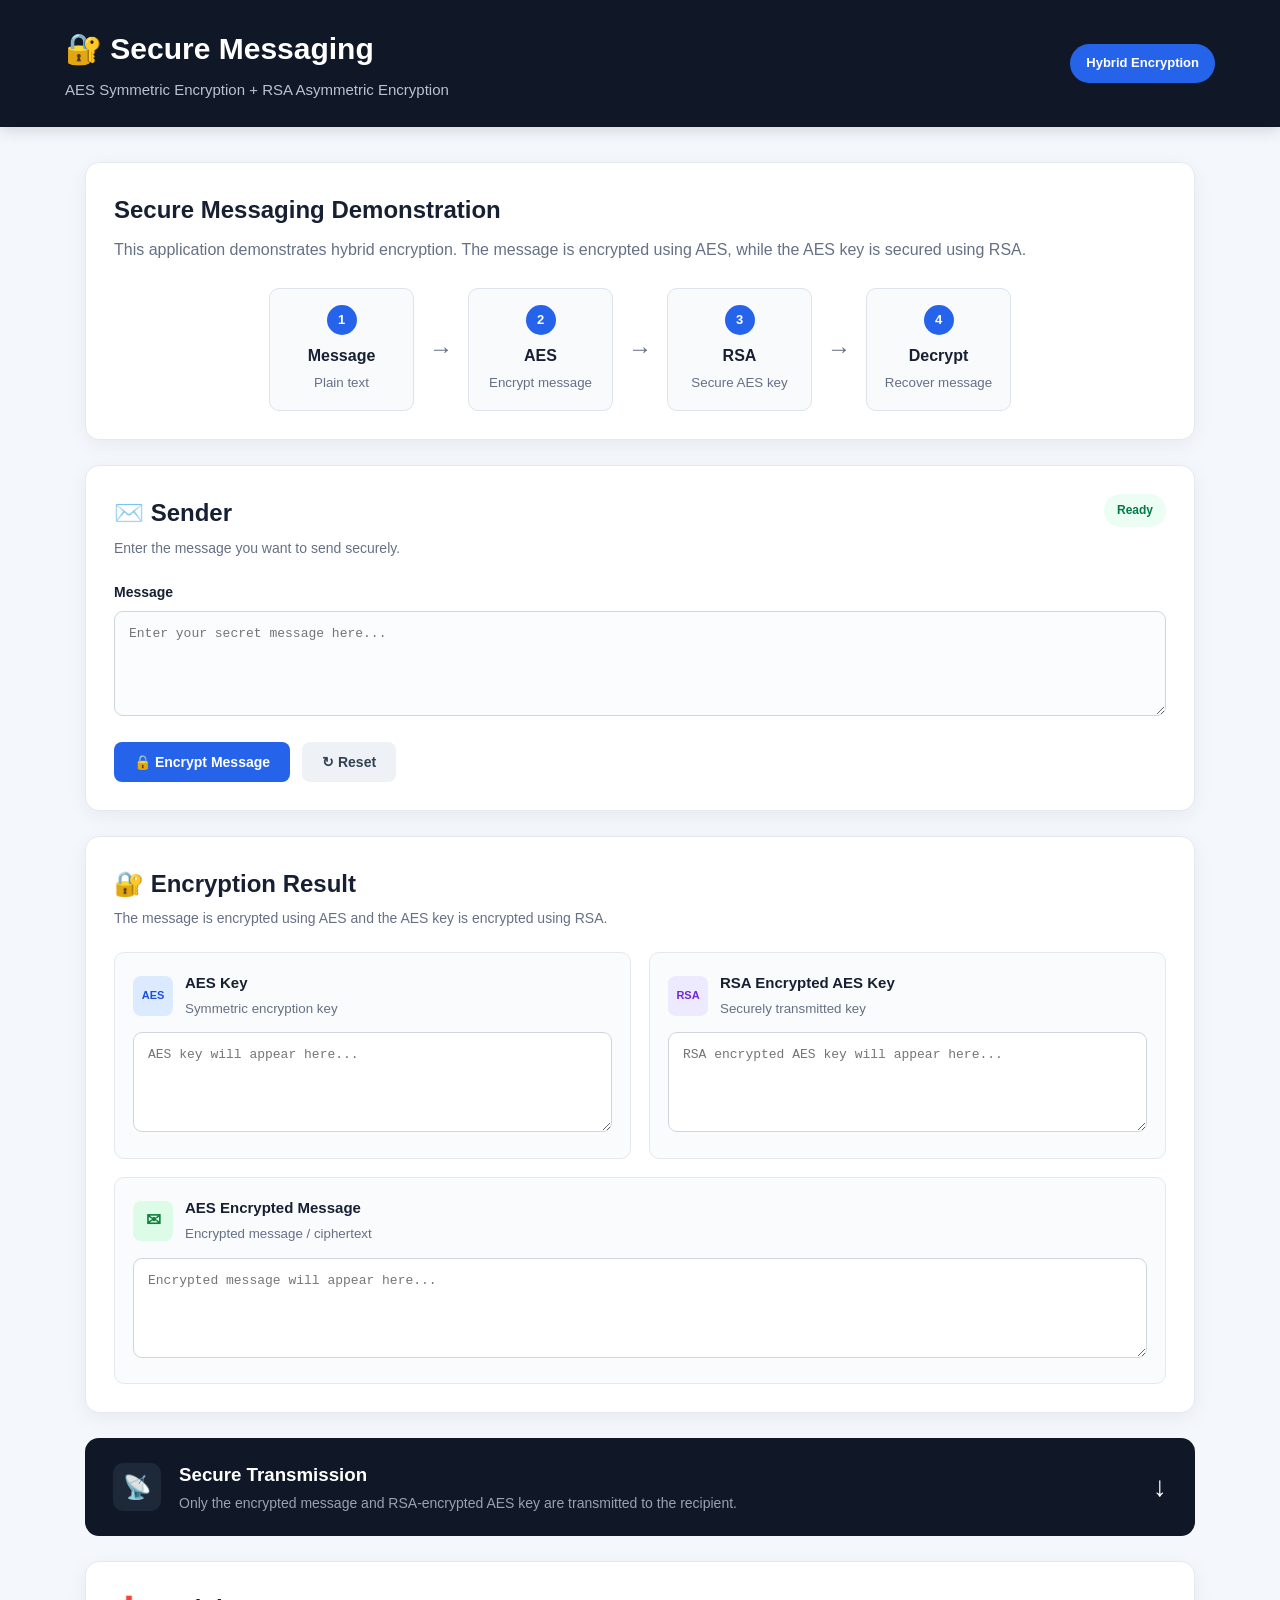
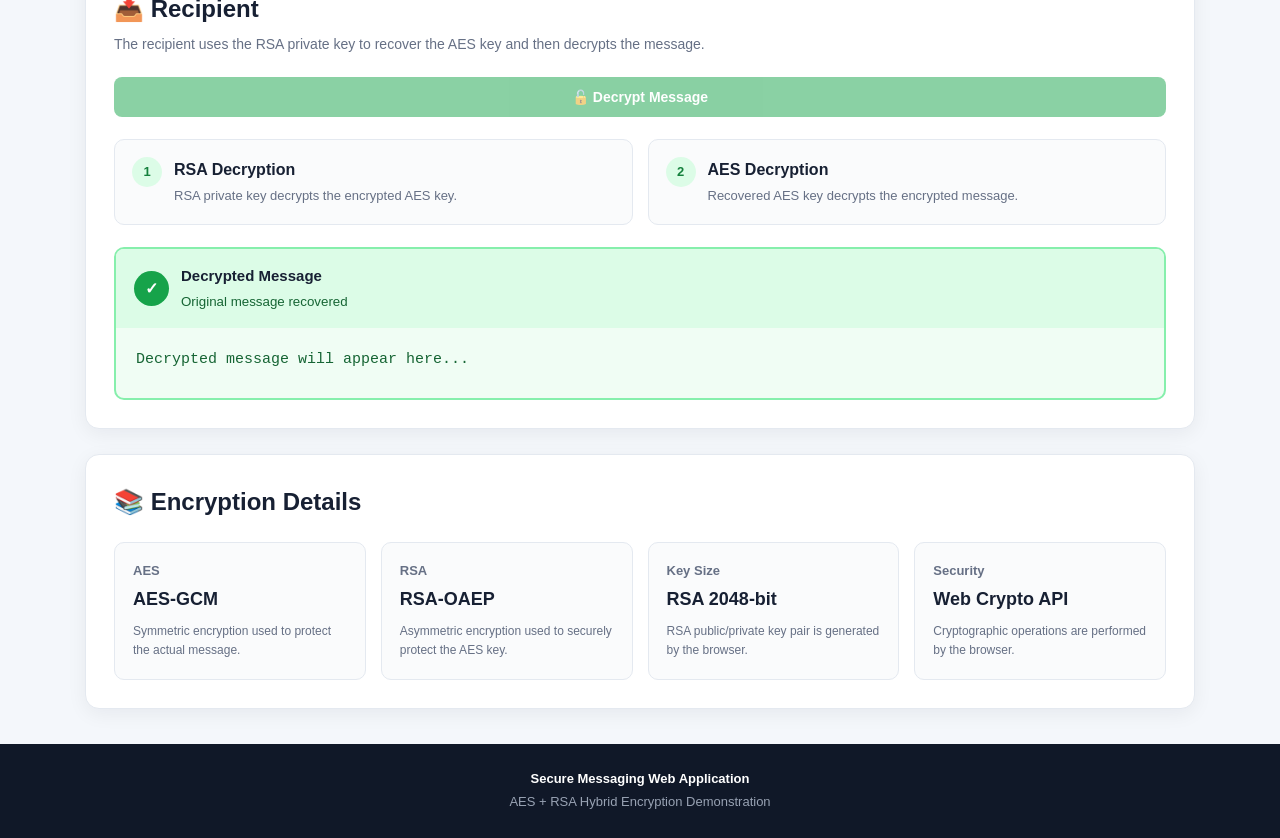
<file: CNS_ALA-1/index.html>
<!DOCTYPE html>
<html lang="en">
<head>
    <meta charset="UTF-8">
    <meta name="viewport" content="width=device-width, initial-scale=1.0">

    <title>Secure Messaging App | AES + RSA</title>

    <link rel="stylesheet" href="style.css">
</head>

<body>

    <header class="header">
        <div class="header-content">
            <div>
                <h1>🔐 Secure Messaging</h1>
                <p>AES Symmetric Encryption + RSA Asymmetric Encryption</p>
            </div>

            <div class="badge">
                Hybrid Encryption
            </div>
        </div>
    </header>


    <main class="container">

        <!-- Introduction -->
        <section class="intro-card">
            <h2>Secure Messaging Demonstration</h2>

            <p>
                This application demonstrates hybrid encryption.
                The message is encrypted using AES, while the AES key
                is secured using RSA.
            </p>

            <div class="flow">

                <div class="flow-item">
                    <span>1</span>
                    <strong>Message</strong>
                    <small>Plain text</small>
                </div>

                <div class="arrow">→</div>

                <div class="flow-item">
                    <span>2</span>
                    <strong>AES</strong>
                    <small>Encrypt message</small>
                </div>

                <div class="arrow">→</div>

                <div class="flow-item">
                    <span>3</span>
                    <strong>RSA</strong>
                    <small>Secure AES key</small>
                </div>

                <div class="arrow">→</div>

                <div class="flow-item">
                    <span>4</span>
                    <strong>Decrypt</strong>
                    <small>Recover message</small>
                </div>

            </div>
        </section>


        <!-- Message Section -->
        <section class="card">

            <div class="card-header">
                <div>
                    <h2>✉️ Sender</h2>
                    <p>Enter the message you want to send securely.</p>
                </div>

                <span class="status ready" id="statusBadge">
                    Ready
                </span>
            </div>


            <label for="message">
                Message
            </label>

            <textarea
                id="message"
                rows="5"
                placeholder="Enter your secret message here..."
            ></textarea>


            <div class="button-group">

                <button
                    id="encryptBtn"
                    class="btn primary"
                >
                    🔒 Encrypt Message
                </button>

                <button
                    id="resetBtn"
                    class="btn secondary"
                >
                    ↻ Reset
                </button>

            </div>

        </section>


        <!-- Encryption Result -->
        <section class="card">

            <div class="card-header">
                <div>
                    <h2>🔐 Encryption Result</h2>
                    <p>
                        The message is encrypted using AES and the AES key
                        is encrypted using RSA.
                    </p>
                </div>
            </div>


            <div class="result-grid">

                <!-- AES Key -->
                <div class="result-box">

                    <div class="result-title">
                        <span class="icon aes">AES</span>

                        <div>
                            <h3>AES Key</h3>
                            <small>Symmetric encryption key</small>
                        </div>
                    </div>

                    <textarea
                        id="aesKey"
                        readonly
                        placeholder="AES key will appear here..."
                    ></textarea>

                </div>


                <!-- RSA Encrypted Key -->
                <div class="result-box">

                    <div class="result-title">
                        <span class="icon rsa">RSA</span>

                        <div>
                            <h3>RSA Encrypted AES Key</h3>
                            <small>Securely transmitted key</small>
                        </div>
                    </div>

                    <textarea
                        id="encryptedKey"
                        readonly
                        placeholder="RSA encrypted AES key will appear here..."
                    ></textarea>

                </div>


                <!-- Encrypted Message -->
                <div class="result-box full">

                    <div class="result-title">
                        <span class="icon msg">✉</span>

                        <div>
                            <h3>AES Encrypted Message</h3>
                            <small>Encrypted message / ciphertext</small>
                        </div>
                    </div>

                    <textarea
                        id="encryptedMessage"
                        readonly
                        placeholder="Encrypted message will appear here..."
                    ></textarea>

                </div>

            </div>

        </section>


        <!-- Transmission -->
        <section class="transmission">

            <div class="transmission-icon">
                📡
            </div>

            <div>
                <h3>Secure Transmission</h3>

                <p>
                    Only the encrypted message and RSA-encrypted AES key
                    are transmitted to the recipient.
                </p>
            </div>

            <div class="transmission-arrow">
                ↓
            </div>

        </section>


        <!-- Recipient -->
        <section class="card recipient-card">

            <div class="card-header">

                <div>
                    <h2>📥 Recipient</h2>

                    <p>
                        The recipient uses the RSA private key to recover
                        the AES key and then decrypts the message.
                    </p>
                </div>

            </div>


            <button
                id="decryptBtn"
                class="btn success"
                disabled
            >
                🔓 Decrypt Message
            </button>


            <div class="decryption-process">

                <div class="process-step">

                    <div class="step-number">
                        1
                    </div>

                    <div>
                        <strong>RSA Decryption</strong>

                        <p>
                            RSA private key decrypts the encrypted AES key.
                        </p>
                    </div>

                </div>


                <div class="process-step">

                    <div class="step-number">
                        2
                    </div>

                    <div>
                        <strong>AES Decryption</strong>

                        <p>
                            Recovered AES key decrypts the encrypted message.
                        </p>
                    </div>

                </div>

            </div>


            <!-- Decrypted Message -->

            <div class="decrypted-box">

                <div class="decrypted-title">
                    <span>✓</span>

                    <div>
                        <h3>Decrypted Message</h3>
                        <small>Original message recovered</small>
                    </div>
                </div>


                <div
                    id="decryptedMessage"
                    class="decrypted-content"
                >
                    Decrypted message will appear here...
                </div>

            </div>

        </section>


        <!-- Technical Information -->
        <section class="card technical-card">

            <h2>📚 Encryption Details</h2>

            <div class="technical-grid">

                <div class="technical-item">
                    <strong>AES</strong>

                    <span>
                        AES-GCM
                    </span>

                    <p>
                        Symmetric encryption used to protect the actual
                        message.
                    </p>
                </div>


                <div class="technical-item">
                    <strong>RSA</strong>

                    <span>
                        RSA-OAEP
                    </span>

                    <p>
                        Asymmetric encryption used to securely protect
                        the AES key.
                    </p>
                </div>


                <div class="technical-item">
                    <strong>Key Size</strong>

                    <span>
                        RSA 2048-bit
                    </span>

                    <p>
                        RSA public/private key pair is generated by the browser.
                    </p>
                </div>


                <div class="technical-item">
                    <strong>Security</strong>

                    <span>
                        Web Crypto API
                    </span>

                    <p>
                        Cryptographic operations are performed by the browser.
                    </p>
                </div>

            </div>

        </section>

    </main>


    <footer class="footer">

        <p>
            Secure Messaging Web Application
        </p>

        <p>
            AES + RSA Hybrid Encryption Demonstration
        </p>

    </footer>


    <script src="script.js"></script>

</body>
</html>
</file>
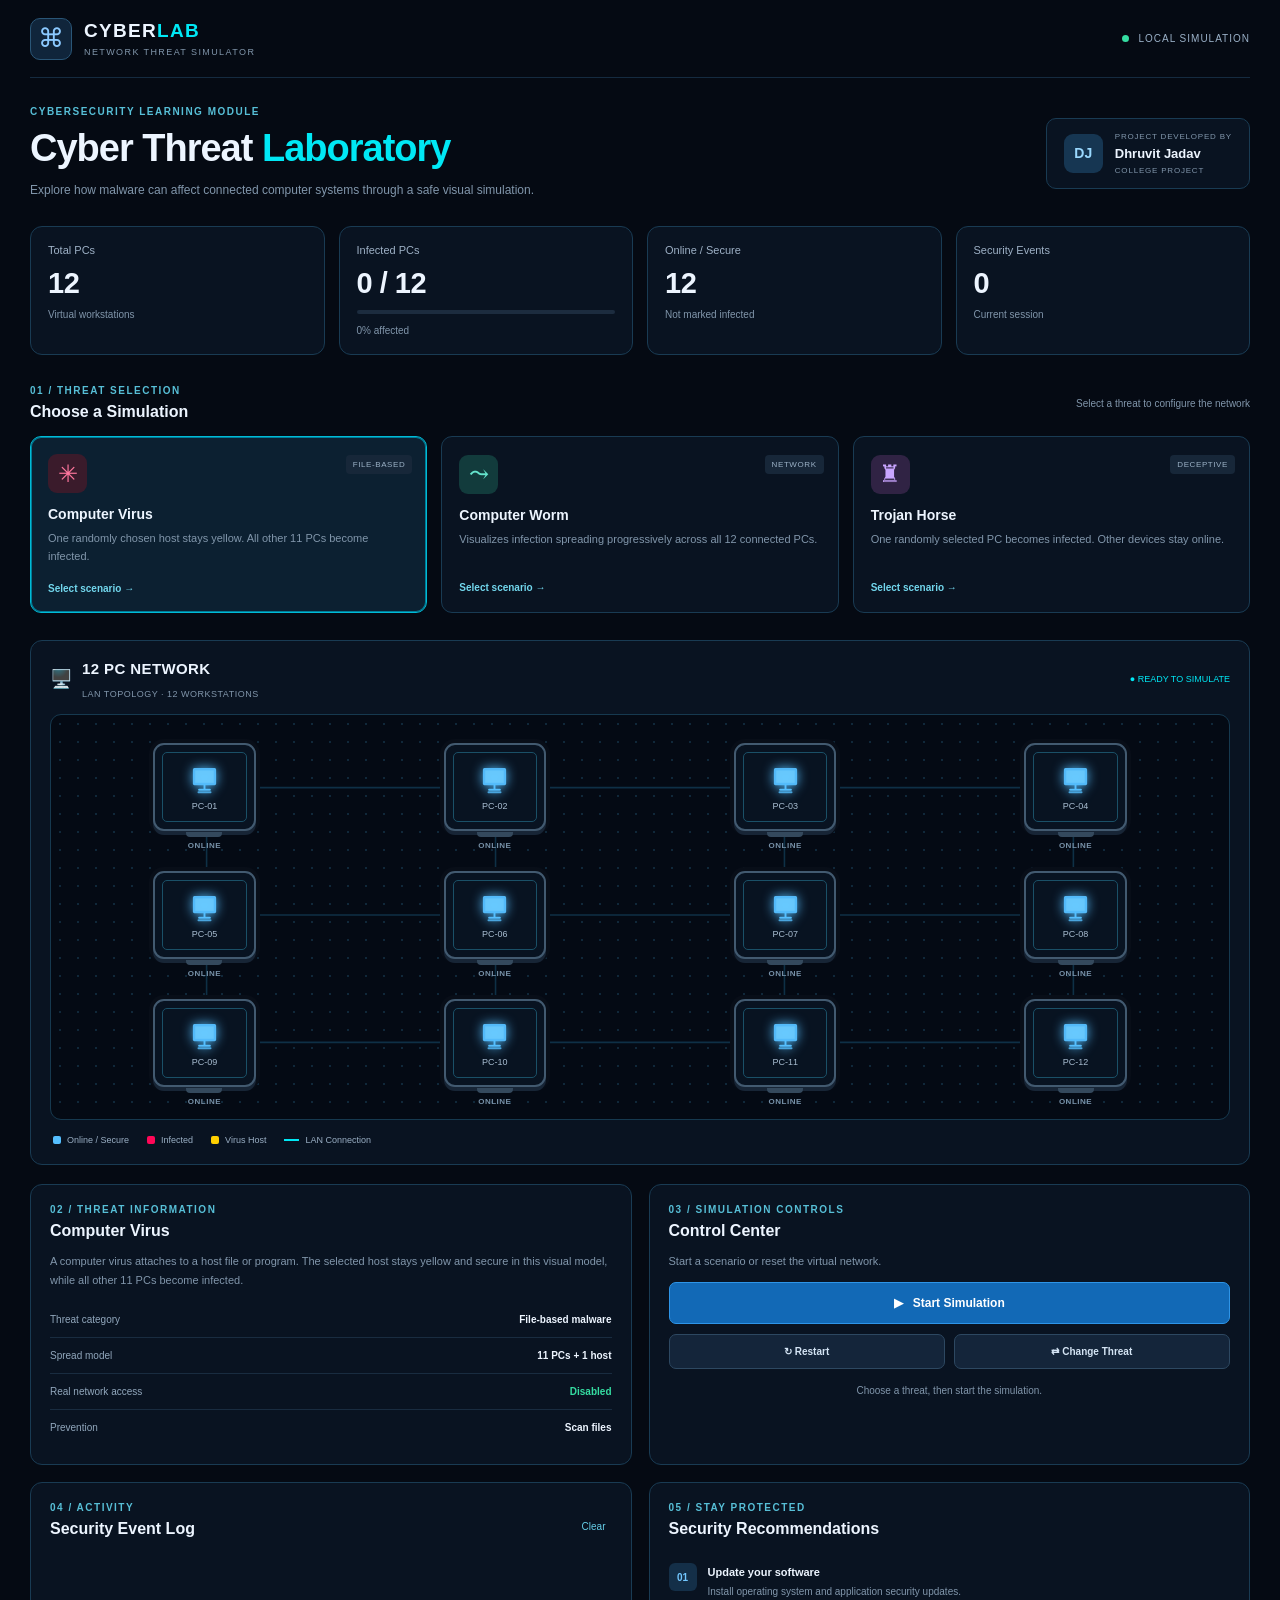
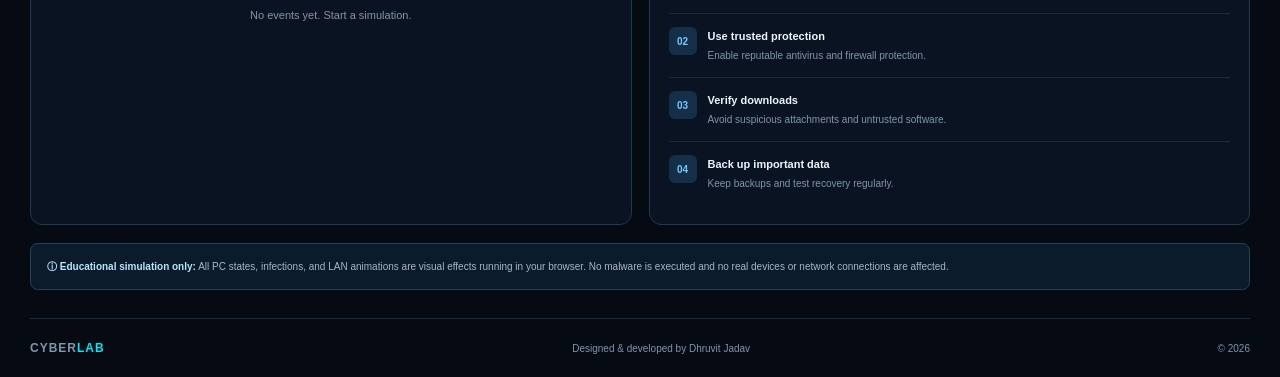
<file: CNS_ALA-2/index.html>
<!DOCTYPE html>
<html lang="en">
<head>
  <meta charset="UTF-8">
  <meta name="viewport" content="width=device-width, initial-scale=1.0">
  <meta name="theme-color" content="#070c16">
  <title>Cyber Threat Lab | Dhruvit Jadav</title>
  <link rel="stylesheet" href="style.css">
</head>
<body>
  <div class="app">
    <header class="topbar">
      <a class="brand" href="#">
        <div class="brand-icon">⌘</div>
        <div>
          <h1>CYBER<span>LAB</span></h1>
          <p>NETWORK THREAT SIMULATOR</p>
        </div>
      </a>
      <div class="header-status"><span></span> LOCAL SIMULATION</div>
    </header>

    <main>
      <section class="hero">
        <div>
          <div class="eyebrow">CYBERSECURITY LEARNING MODULE</div>
          <h2>Cyber Threat <span>Laboratory</span></h2>
          <p>Explore how malware can affect connected computer systems through a safe visual simulation.</p>
        </div>
        <div class="author-card">
          <div class="author-avatar">DJ</div>
          <div><small>PROJECT DEVELOPED BY</small><strong>Dhruvit Jadav</strong><small>COLLEGE PROJECT</small></div>
        </div>
      </section>

      <section class="stats">
        <article class="stat">
          <span>Total PCs</span><strong id="totalCount">12</strong><small>Virtual workstations</small>
        </article>
        <article class="stat">
          <span>Infected PCs</span><strong id="infectedCount">0 / 12</strong><div class="progress"><i id="progress"></i></div><small id="infectedPercent">0% affected</small>
        </article>
        <article class="stat">
          <span>Online / Secure</span><strong id="secureCount">12</strong><small>Not marked infected</small>
        </article>
        <article class="stat">
          <span>Security Events</span><strong id="eventCount">0</strong><small>Current session</small>
        </article>
      </section>

      <section class="section">
        <div class="section-title">
          <div><div class="eyebrow">01 / THREAT SELECTION</div><h3>Choose a Simulation</h3></div>
          <span class="subtle">Select a threat to configure the network</span>
        </div>

        <div class="threats">
          <button class="threat selected" data-threat="virus" aria-pressed="true">
            <span class="threat-icon virus-icon">✳</span><span class="tag">FILE-BASED</span>
            <h4>Computer Virus</h4>
            <p>One randomly chosen host stays yellow. All other 11 PCs become infected.</p>
            <span class="select-label">Select scenario →</span>
          </button>
          <button class="threat" data-threat="worm" aria-pressed="false">
            <span class="threat-icon worm-icon">⤳</span><span class="tag">NETWORK</span>
            <h4>Computer Worm</h4>
            <p>Visualizes infection spreading progressively across all 12 connected PCs.</p>
            <span class="select-label">Select scenario →</span>
          </button>
          <button class="threat" data-threat="trojan" aria-pressed="false">
            <span class="threat-icon trojan-icon">♜</span><span class="tag">DECEPTIVE</span>
            <h4>Trojan Horse</h4>
            <p>One randomly selected PC becomes infected. Other devices stay online.</p>
            <span class="select-label">Select scenario →</span>
          </button>
        </div>
      </section>

      <section class="network-panel panel">
        <div class="network-header">
          <div class="network-heading"><span class="monitor-emoji">🖥️</span><div><h3>12 PC NETWORK</h3><small id="networkSubtitle">LAN TOPOLOGY · 12 WORKSTATIONS</small></div></div>
          <div class="network-status" id="networkStatus">● READY TO SIMULATE</div>
        </div>

        <div class="network-map" id="networkMap">
          <svg id="lanSvg" class="lan-svg" aria-hidden="true"></svg>
          <div id="pcGrid" class="pc-grid" aria-label="12 connected virtual PCs"></div>
        </div>

        <div class="network-legend">
          <span><i class="legend online-legend"></i> Online / Secure</span>
          <span><i class="legend infected-legend"></i> Infected</span>
          <span><i class="legend host-legend"></i> Virus Host</span>
          <span class="cable-legend"><i></i> LAN Connection</span>
        </div>
      </section>

      <section class="lower-grid">
        <div class="panel info-panel">
          <div class="eyebrow">02 / THREAT INFORMATION</div>
          <h3 id="infoTitle">Computer Virus</h3>
          <p id="infoDescription">A virus attaches to a host file or program. This educational model uses one safe virtual host and marks the other devices as infected.</p>
          <div class="detail-row"><span>Threat category</span><strong id="infoCategory">File-based malware</strong></div>
          <div class="detail-row"><span>Spread model</span><strong id="infoSpread">11 PCs + host</strong></div>
          <div class="detail-row"><span>Real network access</span><strong class="safe">Disabled</strong></div>
          <div class="detail-row"><span>Prevention</span><strong id="infoPrevention">Scan files</strong></div>
        </div>

        <div class="panel control-panel">
          <div class="eyebrow">03 / SIMULATION CONTROLS</div>
          <h3>Control Center</h3>
          <p>Start a scenario or reset the virtual network.</p>
          <button class="primary-button" id="startBtn">▶ &nbsp; Start Simulation</button>
          <div class="control-row">
            <button class="secondary-button" id="restartBtn">↻ Restart</button>
            <button class="secondary-button" id="changeBtn">⇄ Change Threat</button>
          </div>
          <p class="control-hint" id="controlHint">Choose a threat, then start the simulation.</p>
        </div>

        <div class="panel log-panel">
          <div class="log-heading"><div><div class="eyebrow">04 / ACTIVITY</div><h3>Security Event Log</h3></div><button id="clearLogBtn" class="clear-button">Clear</button></div>
          <div id="eventLog" class="event-log" aria-live="polite"><div class="empty">No events yet. Start a simulation.</div></div>
        </div>

        <div class="panel guide-panel">
          <div class="eyebrow">05 / STAY PROTECTED</div>
          <h3>Security Recommendations</h3>
          <div class="guide-item"><span>01</span><div><strong>Update your software</strong><p>Install operating system and application security updates.</p></div></div>
          <div class="guide-item"><span>02</span><div><strong>Use trusted protection</strong><p>Enable reputable antivirus and firewall protection.</p></div></div>
          <div class="guide-item"><span>03</span><div><strong>Verify downloads</strong><p>Avoid suspicious attachments and untrusted software.</p></div></div>
          <div class="guide-item"><span>04</span><div><strong>Back up important data</strong><p>Keep backups and test recovery regularly.</p></div></div>
        </div>
      </section>

      <div class="disclaimer"><strong>ⓘ Educational simulation only:</strong> All PC states, infections, and LAN animations are visual effects running in your browser. No malware is executed and no real devices or network connections are affected.</div>
    </main>

    <footer><strong>CYBER<span>LAB</span></strong><span>Designed &amp; developed by Dhruvit Jadav</span><span>© <span id="year"></span></span></footer>
  </div>
  <div class="toast" id="toast" role="status"></div>
  <script src="script.js"></script>
</body>
</html>
</file>
<file: CNS_ALA-1/style.css>
* {
    margin: 0;
    padding: 0;
    box-sizing: border-box;
}

body {
    font-family: Arial, Helvetica, sans-serif;
    background: #f4f7fb;
    color: #172033;
    line-height: 1.6;
}


/* =========================
   HEADER
========================= */

.header {
    background: #101828;
    color: white;
    padding: 25px 20px;
    box-shadow: 0 3px 15px rgba(0, 0, 0, 0.15);
}

.header-content {
    max-width: 1150px;
    margin: auto;

    display: flex;
    align-items: center;
    justify-content: space-between;

    gap: 20px;
}

.header h1 {
    font-size: 30px;
    margin-bottom: 5px;
}

.header p {
    color: #b9c2d0;
    font-size: 15px;
}

.badge {
    background: #2563eb;
    padding: 9px 16px;
    border-radius: 30px;
    font-size: 13px;
    font-weight: bold;
}


/* =========================
   MAIN
========================= */

.container {
    max-width: 1150px;
    margin: 35px auto;
    padding: 0 20px;
}


/* =========================
   INTRO
========================= */

.intro-card {
    background: white;
    border-radius: 14px;
    padding: 28px;
    margin-bottom: 25px;

    border: 1px solid #e4e9f0;
    box-shadow: 0 5px 20px rgba(16, 24, 40, 0.06);
}

.intro-card h2 {
    margin-bottom: 8px;
}

.intro-card > p {
    color: #667085;
    margin-bottom: 25px;
}


/* =========================
   FLOW
========================= */

.flow {
    display: flex;
    align-items: center;
    justify-content: center;
    gap: 15px;
    flex-wrap: wrap;
}

.flow-item {
    min-width: 145px;
    padding: 16px;

    background: #f8fafc;
    border: 1px solid #dce3ec;
    border-radius: 10px;

    text-align: center;
}

.flow-item span {
    display: flex;

    width: 30px;
    height: 30px;

    margin: auto auto 8px;

    align-items: center;
    justify-content: center;

    background: #2563eb;
    color: white;

    border-radius: 50%;

    font-size: 13px;
    font-weight: bold;
}

.flow-item strong {
    display: block;
}

.flow-item small {
    color: #667085;
}

.arrow {
    font-size: 24px;
    color: #667085;
}


/* =========================
   CARD
========================= */

.card {
    background: white;
    border-radius: 14px;
    padding: 28px;
    margin-bottom: 25px;

    border: 1px solid #e4e9f0;
    box-shadow: 0 5px 20px rgba(16, 24, 40, 0.06);
}

.card-header {
    display: flex;
    align-items: flex-start;
    justify-content: space-between;

    gap: 20px;
    margin-bottom: 22px;
}

.card-header h2 {
    margin-bottom: 4px;
}

.card-header p {
    color: #667085;
    font-size: 14px;
}


/* =========================
   STATUS
========================= */

.status {
    padding: 7px 13px;
    border-radius: 20px;

    font-size: 12px;
    font-weight: bold;
}

.status.ready {
    background: #ecfdf3;
    color: #027a48;
}

.status.encrypted {
    background: #eff6ff;
    color: #1d4ed8;
}

.status.decrypted {
    background: #f0fdf4;
    color: #15803d;
}


/* =========================
   FORM
========================= */

label {
    display: block;
    font-size: 14px;
    font-weight: bold;
    margin-bottom: 8px;
}

textarea {
    width: 100%;

    resize: vertical;

    padding: 14px;

    border: 1px solid #d0d5dd;
    border-radius: 9px;

    outline: none;

    font-family: Consolas, monospace;
    font-size: 13px;

    background: #fbfcfe;

    transition: 0.2s;
}

textarea:focus {
    border-color: #2563eb;
    box-shadow: 0 0 0 3px rgba(37, 99, 235, 0.1);
}


/* =========================
   BUTTONS
========================= */

.button-group {
    display: flex;
    gap: 12px;

    margin-top: 18px;
}

.btn {
    border: none;
    border-radius: 8px;

    padding: 12px 20px;

    cursor: pointer;

    font-size: 14px;
    font-weight: bold;

    transition: 0.2s;
}

.btn:hover:not(:disabled) {
    transform: translateY(-1px);
}

.btn:disabled {
    opacity: 0.5;
    cursor: not-allowed;
}

.primary {
    background: #2563eb;
    color: white;
}

.primary:hover {
    background: #1d4ed8;
}

.secondary {
    background: #eef2f6;
    color: #344054;
}

.secondary:hover {
    background: #e4e7ec;
}

.success {
    background: #16a34a;
    color: white;

    width: 100%;
}

.success:hover {
    background: #15803d;
}


/* =========================
   RESULTS
========================= */

.result-grid {
    display: grid;

    grid-template-columns: 1fr 1fr;

    gap: 18px;
}

.result-box {
    border: 1px solid #e4e9f0;
    border-radius: 10px;

    padding: 18px;

    background: #fafbfc;
}

.result-box.full {
    grid-column: 1 / -1;
}

.result-title {
    display: flex;
    align-items: center;

    gap: 12px;

    margin-bottom: 12px;
}

.result-title h3 {
    font-size: 15px;
}

.result-title small {
    color: #667085;
}

.result-box textarea {
    min-height: 100px;

    background: white;
}


/* =========================
   ICONS
========================= */

.icon {
    width: 40px;
    height: 40px;

    display: flex;

    align-items: center;
    justify-content: center;

    border-radius: 8px;

    font-size: 11px;
    font-weight: bold;
}

.icon.aes {
    background: #dbeafe;
    color: #1d4ed8;
}

.icon.rsa {
    background: #ede9fe;
    color: #6d28d9;
}

.icon.msg {
    background: #dcfce7;
    color: #15803d;

    font-size: 18px;
}


/* =========================
   TRANSMISSION
========================= */

.transmission {
    background: #101828;
    color: white;

    border-radius: 14px;

    padding: 22px 28px;

    margin-bottom: 25px;

    display: flex;

    align-items: center;

    gap: 18px;
}

.transmission-icon {
    width: 48px;
    height: 48px;

    background: #1d2939;

    display: flex;

    align-items: center;
    justify-content: center;

    border-radius: 10px;

    font-size: 23px;
}

.transmission h3 {
    margin-bottom: 2px;
}

.transmission p {
    color: #98a2b3;
    font-size: 14px;
}

.transmission-arrow {
    margin-left: auto;

    font-size: 28px;
}


/* =========================
   DECRYPTION
========================= */

.decryption-process {
    margin-top: 22px;

    display: grid;

    grid-template-columns: 1fr 1fr;

    gap: 15px;
}

.process-step {
    display: flex;

    gap: 12px;

    padding: 17px;

    border: 1px solid #e4e9f0;

    border-radius: 10px;

    background: #fafbfc;
}

.step-number {
    min-width: 30px;
    height: 30px;

    display: flex;

    align-items: center;
    justify-content: center;

    background: #dcfce7;
    color: #15803d;

    border-radius: 50%;

    font-size: 13px;
    font-weight: bold;
}

.process-step strong {
    display: block;

    margin-bottom: 3px;
}

.process-step p {
    color: #667085;

    font-size: 13px;
}


/* =========================
   DECRYPTED
========================= */

.decrypted-box {
    margin-top: 22px;

    border: 2px solid #86efac;

    border-radius: 10px;

    overflow: hidden;

    background: #f0fdf4;
}

.decrypted-title {
    display: flex;

    align-items: center;

    gap: 12px;

    padding: 15px 18px;

    background: #dcfce7;
}

.decrypted-title > span {
    width: 35px;
    height: 35px;

    display: flex;

    align-items: center;
    justify-content: center;

    border-radius: 50%;

    background: #16a34a;
    color: white;

    font-weight: bold;
}

.decrypted-title h3 {
    font-size: 15px;
}

.decrypted-title small {
    color: #166534;
}

.decrypted-content {
    padding: 20px;

    font-family: Consolas, monospace;

    font-size: 15px;

    min-height: 70px;

    color: #166534;
    word-break: break-word;
}


/* =========================
   TECHNICAL
========================= */

.technical-card h2 {
    margin-bottom: 20px;
}

.technical-grid {
    display: grid;

    grid-template-columns: repeat(4, 1fr);

    gap: 15px;
}

.technical-item {
    border: 1px solid #e4e9f0;

    border-radius: 10px;

    padding: 18px;

    background: #fafbfc;
}

.technical-item strong {
    display: block;

    font-size: 13px;

    color: #667085;

    margin-bottom: 4px;
}

.technical-item span {
    display: block;

    font-size: 18px;

    font-weight: bold;

    margin-bottom: 8px;
}

.technical-item p {
    color: #667085;

    font-size: 12px;
}


/* =========================
   FOOTER
========================= */

.footer {
    text-align: center;

    background: #101828;

    color: #98a2b3;

    padding: 25px;

    font-size: 13px;
}

.footer p:first-child {
    color: white;

    font-weight: bold;

    margin-bottom: 3px;
}


/* =========================
   RESPONSIVE
========================= */

@media (max-width: 850px) {

    .header-content {
        flex-direction: column;

        align-items: flex-start;
    }

    .result-grid {
        grid-template-columns: 1fr;
    }

    .result-box.full {
        grid-column: auto;
    }

    .decryption-process {
        grid-template-columns: 1fr;
    }

    .technical-grid {
        grid-template-columns: 1fr 1fr;
    }

    .flow {
        flex-direction: column;
    }

    .arrow {
        transform: rotate(90deg);
    }
}


@media (max-width: 550px) {

    .container {
        padding: 0 12px;
    }

    .card,
    .intro-card {
        padding: 20px;
    }

    .technical-grid {
        grid-template-columns: 1fr;
    }

    .button-group {
        flex-direction: column;
    }

    .btn {
        width: 100%;
    }
}
</file>
<file: CNS_ALA-2/style.css>
:root {
    --bg: #050a13;
    --panel: #091321;
    --panel2: #0b1828;
    --border: #193b53;
    --text: #edf5ff;
    --muted: #8196ab;
    --cyan: #00e8f5;
    --blue: #55b8f5;
    --red: #ff0757;
    --red-glow: rgba(255, 0, 76, .45);
    --yellow: #ffd000;
    --green: #35dda2;
}

* {
    box-sizing: border-box
}

html {
    scroll-behavior: smooth
}

body {
    margin: 0;
    background: var(--bg);
    color: var(--text);
    font-family: Arial, Helvetica, sans-serif;
    font-size: 14px
}

button,
a {
    font: inherit
}

button {
    cursor: pointer
}

button:focus-visible {
    outline: 2px solid var(--cyan);
    outline-offset: 3px
}

.app {
    max-width: 1500px;
    margin: auto;
    padding: 0 30px
}

.topbar {
    height: 78px;
    display: flex;
    align-items: center;
    justify-content: space-between;
    border-bottom: 1px solid #152b40
}

.brand {
    display: flex;
    align-items: center;
    gap: 12px;
    text-decoration: none;
    color: inherit
}

.brand-icon {
    width: 42px;
    height: 42px;
    display: grid;
    place-items: center;
    border: 1px solid #2a5677;
    border-radius: 10px;
    background: #10253b;
    color: #8bc9ff;
    font-size: 26px
}

.brand h1 {
    font-size: 19px;
    letter-spacing: 1.3px;
    margin: 0
}

.brand h1 span,
footer strong span {
    color: var(--cyan)
}

.brand p {
    font-size: 9px;
    letter-spacing: 1.4px;
    color: var(--muted);
    margin: 5px 0 0
}

.header-status {
    font-size: 10px;
    letter-spacing: 1px;
    color: #9ab0c7;
    display: flex;
    align-items: center;
    gap: 9px
}

.header-status span {
    width: 7px;
    height: 7px;
    border-radius: 50%;
    background: var(--green)
}

main {
    padding: 28px 0
}

.hero {
    display: flex;
    align-items: center;
    justify-content: space-between;
    gap: 20px;
    margin-bottom: 26px
}

.eyebrow {
    font-size: 10px;
    letter-spacing: 1.5px;
    color: #57bfd7;
    font-weight: bold
}

.hero h2 {
    font-size: clamp(27px, 3vw, 38px);
    letter-spacing: -1px;
    margin: 10px 0
}

.hero h2 span {
    color: var(--cyan)
}

.hero p {
    max-width: 650px;
    color: var(--muted);
    line-height: 1.7;
    font-size: 12px;
    margin: 0
}

.author-card {
    display: flex;
    align-items: center;
    gap: 12px;
    padding: 13px 17px;
    border: 1px solid var(--border);
    border-radius: 10px;
    background: var(--panel);
    flex-shrink: 0
}

.author-avatar {
    width: 39px;
    height: 39px;
    display: grid;
    place-items: center;
    border-radius: 9px;
    background: #163652;
    color: #9ad9ff;
    font-weight: bold
}

.author-card div:last-child {
    display: grid;
    gap: 5px
}

.author-card small {
    font-size: 8px;
    letter-spacing: .8px;
    color: var(--muted)
}

.author-card strong {
    font-size: 13px
}

.stats {
    display: grid;
    grid-template-columns: repeat(4, minmax(0, 1fr));
    gap: 14px;
    margin-bottom: 30px
}

.stat,
.panel {
    background: var(--panel);
    border: 1px solid var(--border);
    border-radius: 12px
}

.stat {
    padding: 17px
}

.stat>span {
    display: block;
    color: #9eb1c6;
    font-size: 11px
}

.stat>strong {
    display: block;
    font-size: 29px;
    margin: 11px 0 5px;
    letter-spacing: -.5px
}

.stat>small {
    color: var(--muted);
    font-size: 10px
}

.progress {
    height: 4px;
    background: #1c2c3f;
    border-radius: 5px;
    overflow: hidden;
    margin: 10px 0 7px
}

.progress i {
    display: block;
    width: 0;
    height: 100%;
    background: var(--red);
    transition: width .3s
}

.section {
    margin-bottom: 27px
}

.section-title {
    display: flex;
    justify-content: space-between;
    align-items: center;
    gap: 12px;
    margin-bottom: 15px
}

h3 {
    font-size: 16px;
    margin: 7px 0 0
}

.subtle {
    font-size: 10px;
    color: var(--muted)
}

.threats {
    display: grid;
    grid-template-columns: repeat(3, minmax(0, 1fr));
    gap: 14px
}

.threat {
    position: relative;
    text-align: left;
    color: var(--text);
    background: var(--panel);
    border: 1px solid var(--border);
    border-radius: 11px;
    padding: 17px;
    transition: border-color .2s, background .2s
}

.threat:hover {
    border-color: #387b9a
}

.threat.selected {
    border-color: #00bbd6;
    background: #0c2031;
    box-shadow: inset 0 0 0 1px #007d99
}

.threat-icon {
    display: inline-grid;
    width: 39px;
    height: 39px;
    place-items: center;
    border-radius: 9px;
    font-size: 24px;
    margin-bottom: 10px
}

.virus-icon {
    background: #3a1b2b;
    color: #ff779e
}

.worm-icon {
    background: #123b3c;
    color: #65e4cd
}

.trojan-icon {
    background: #302344;
    color: #c9a5ff
}

.tag {
    position: absolute;
    right: 14px;
    top: 18px;
    padding: 5px 7px;
    border-radius: 4px;
    background: #172739;
    color: #9bb1c6;
    font-size: 8px;
    letter-spacing: .6px
}

.threat h4 {
    font-size: 14px;
    margin: 3px 0 8px
}

.threat p {
    min-height: 34px;
    font-size: 11px;
    line-height: 1.6;
    color: var(--muted);
    margin: 0 0 13px
}

.select-label {
    font-size: 10px;
    color: #72d7ed;
    font-weight: bold
}

.network-panel {
    padding: 16px;
    margin-bottom: 19px
}

.network-header {
    display: flex;
    justify-content: space-between;
    align-items: center;
    gap: 12px;
    margin-bottom: 15px
}

.network-heading {
    display: flex;
    align-items: center;
    gap: 10px
}

.monitor-emoji {
    font-size: 18px
}

.network-heading h3 {
    font-size: 15px;
    letter-spacing: .4px;
    margin: 0
}

.network-heading small {
    display: block;
    font-size: 9px;
    color: var(--muted);
    margin-top: 5px;
    letter-spacing: .5px
}

.network-status {
    font-size: 9px;
    color: var(--cyan);
    text-align: right
}

.network-map {
    position: relative;
    isolation: isolate;
    border: 1px solid #16394f;
    border-radius: 11px;
    overflow: hidden;
    background-color: #040a14;
    background-image: radial-gradient(#10283a .8px, transparent .8px);
    background-size: 18px 18px;
    padding: 20px 4.5% 25px
}

.lan-svg {
    position: absolute;
    inset: 0;
    width: 100%;
    height: 100%;
    pointer-events: none;
    z-index: -1;
    overflow: visible
}

.lan-line {
    stroke: #10354c;
    stroke-width: 1.6;
    opacity: .9;
    transition: stroke .25s, stroke-width .25s
}

.lan-line.spreading {
    stroke: #00eafa;
    stroke-width: 3;
    stroke-dasharray: 8 6;
    animation: lanFlow .6s linear infinite;
    filter: drop-shadow(0 0 4px #00eafa)
}

.lan-line.infected-link {
    stroke: #e30c50;
    stroke-width: 2;
    opacity: .9
}

@keyframes lanFlow {
    to {
        stroke-dashoffset: -28
    }
}

.pc-grid {
    display: grid;
    grid-template-columns: repeat(4, minmax(0, 1fr));
    column-gap: clamp(18px, 7vw, 100px);
    row-gap: 35px;
    align-items: center;
    justify-items: center
}

.pc-card {
    position: relative;
    width: 108px;
    max-width: 100%;
    height: 86px;
    display: flex;
    flex-direction: column;
    align-items: center;
    justify-content: center;
    gap: 3px;
    border: 2px solid #425a70;
    border-radius: 11px;
    background: #081321;
    box-shadow: 0 4px 0 #172536, 0 0 0 4px #080e18;
    transition: background .25s, border-color .25s, box-shadow .25s
}

.pc-card::before {
    content: "";
    position: absolute;
    inset: 7px;
    border: 1px solid #1a5067;
    border-radius: 5px;
    pointer-events: none
}

.pc-card::after {
    content: "";
    position: absolute;
    width: 36px;
    height: 5px;
    left: calc(50% - 18px);
    bottom: -8px;
    border-radius: 0 0 4px 4px;
    background: #34495d
}

.pc-screen {
    display: grid;
    place-items: center;
    width: 100%;
    height: 35px;
    position: relative;
    color: #58c7ff
}

.pc-screen svg {
    width: 31px;
    height: 31px;
    filter: drop-shadow(0 0 6px currentColor)
}

.pc-name {
    font-size: 9px;
    color: #a8bdd1;
    z-index: 1
}

.pc-state {
    position: absolute;
    top: calc(100% + 12px);
    font-size: 8px;
    font-weight: bold;
    color: #7791a8;
    white-space: nowrap;
    letter-spacing: .5px
}

.pc-card.online .pc-screen {
    color: #55bfff
}

.pc-card.infected {
    background: #260713;
    border-color: var(--red);
    box-shadow: 0 5px 0 #64102d, 0 0 10px var(--red-glow), 0 0 25px var(--red-glow)
}

.pc-card.infected::before {
    border-color: #ff175e
}

.pc-card.infected .pc-screen {
    color: #ff2a61
}

.pc-card.infected .pc-screen svg {
    filter: drop-shadow(0 0 8px #ff004d)
}

.pc-card.infected .pc-name,
.pc-card.infected .pc-state {
    color: #ff557d
}

.pc-card.infected::after {
    background: #bd1646
}

.pc-card.host {
    background: #241d04;
    border-color: var(--yellow);
    box-shadow: 0 5px 0 #6a5100, 0 0 10px #ffda004d, 0 0 23px #ffda0033
}

.pc-card.host::before {
    border-color: #a98a00
}

.pc-card.host .pc-screen {
    color: var(--yellow)
}

.pc-card.host .pc-name,
.pc-card.host .pc-state {
    color: #ffe36a
}

.pc-card.host::after {
    background: #a98a00
}

.network-legend {
    display: flex;
    gap: 18px;
    align-items: center;
    flex-wrap: wrap;
    padding: 15px 3px 0;
    color: #9aafc4;
    font-size: 9px
}

.network-legend span {
    display: flex;
    align-items: center;
    gap: 6px
}

.legend {
    width: 8px;
    height: 8px;
    display: inline-block;
    border-radius: 2px
}

.online-legend {
    background: #55bfff
}

.infected-legend {
    background: var(--red)
}

.host-legend {
    background: var(--yellow)
}

.cable-legend i {
    width: 15px;
    height: 2px;
    background: var(--cyan);
    display: inline-block
}

.lower-grid {
    display: grid;
    grid-template-columns: 1fr 1fr;
    gap: 17px
}

.panel {
    padding: 19px;
    min-width: 0
}

.panel h3 {
    margin-bottom: 12px
}

.info-panel>p,
.control-panel>p {
    color: var(--muted);
    font-size: 11px;
    line-height: 1.8
}

.detail-row {
    display: flex;
    justify-content: space-between;
    gap: 12px;
    padding: 12px 0;
    border-bottom: 1px solid #192c40;
    font-size: 10px
}

.detail-row:last-child {
    border: 0
}

.detail-row span {
    color: #91a7bc
}

.detail-row strong {
    text-align: right;
    font-size: 10px
}

.safe {
    color: var(--green)
}

.primary-button,
.secondary-button {
    border-radius: 7px;
    font-weight: bold
}

.primary-button {
    width: 100%;
    padding: 13px;
    background: #1269b6;
    border: 1px solid #2e95e8;
    color: white;
    font-size: 12px
}

.primary-button:hover {
    background: #197ccf
}

.primary-button:disabled {
    opacity: .65;
    cursor: not-allowed
}

.control-row {
    display: grid;
    grid-template-columns: 1fr 1fr;
    gap: 9px;
    margin-top: 10px
}

.secondary-button {
    padding: 11px 7px;
    color: #d4e4f4;
    background: #14253a;
    border: 1px solid #2d4861;
    font-size: 10px
}

.secondary-button:hover {
    background: #1d3651
}

.control-panel .control-hint {
    text-align: center;
    font-size: 10px;
    margin: 13px 0 0
}

.log-panel {
    min-height: 230px
}

.log-heading {
    display: flex;
    justify-content: space-between;
    align-items: center
}

.clear-button {
    background: transparent;
    border: 0;
    color: #65cde7;
    font-size: 10px
}

.event-log {
    max-height: 320px;
    overflow: auto;
    margin-top: 10px
}

.empty {
    min-height: 110px;
    display: grid;
    place-items: center;
    color: var(--muted);
    font-size: 11px
}

.event {
    display: grid;
    grid-template-columns: 66px 1fr;
    gap: 9px;
    padding: 11px 0;
    border-bottom: 1px solid #1b2b3e
}

.event-time {
    color: #7e95ad;
    font-size: 9px;
    padding-top: 2px
}

.event-title {
    font-size: 10px;
    font-weight: bold
}

.event-title em {
    font-style: normal;
    color: #ff829e;
    background: #381523;
    padding: 3px 5px;
    border-radius: 3px;
    font-size: 8px;
    margin-left: 5px
}

.event p {
    font-size: 10px;
    line-height: 1.5;
    color: #92a7bd;
    margin: 5px 0 0;
    overflow-wrap: anywhere
}

.guide-item {
    display: flex;
    gap: 11px;
    padding: 13px 0;
    border-bottom: 1px solid #192b3f
}

.guide-item:last-child {
    border: 0
}

.guide-item>span {
    width: 28px;
    height: 28px;
    flex-shrink: 0;
    display: grid;
    place-items: center;
    background: #142f48;
    color: #72c7ff;
    border-radius: 6px;
    font-size: 10px;
    font-weight: bold
}

.guide-item strong {
    font-size: 11px
}

.guide-item p {
    color: var(--muted);
    font-size: 10px;
    line-height: 1.6;
    margin: 5px 0 0
}

.disclaimer {
    margin-top: 18px;
    padding: 14px 16px;
    border: 1px solid #21445a;
    border-radius: 8px;
    background: #0b1b2b;
    color: #a2b8cd;
    font-size: 10px;
    line-height: 1.7
}

.disclaimer strong {
    color: #b8e5ff
}

footer {
    display: flex;
    justify-content: space-between;
    align-items: center;
    gap: 12px;
    flex-wrap: wrap;
    padding: 22px 0;
    border-top: 1px solid #142a3d;
    color: var(--muted);
    font-size: 10px
}

footer strong {
    letter-spacing: 1px;
    font-size: 12px
}

.toast {
    position: fixed;
    right: 20px;
    bottom: 20px;
    z-index: 10;
    max-width: calc(100vw - 40px);
    padding: 12px 17px;
    background: #112a3e;
    border: 1px solid #28617b;
    border-radius: 8px;
    color: #e6f7ff;
    font-size: 11px;
    opacity: 0;
    transform: translateY(10px);
    pointer-events: none;
    transition: .2s
}

.toast.show {
    opacity: 1;
    transform: translateY(0)
}

@media(min-width:1100px) {
    .pc-card {
        width: clamp(95px, 8vw, 125px);
        height: 88px
    }

    .network-map {
        padding-top: 28px;
        padding-bottom: 32px
    }

    .pc-grid {
        row-gap: 40px
    }
}

@media(max-width:850px) {
    .app {
        padding: 0 16px
    }

    .hero {
        align-items: flex-start;
        flex-direction: column
    }

    .stats {
        grid-template-columns: repeat(2, minmax(0, 1fr))
    }

    .workspace {
        grid-template-columns: 1fr
    }

    .pc-grid {
        column-gap: 25px
    }

    .lower-grid {
        gap: 12px
    }

    .panel {
        padding: 14px
    }

    .network-map {
        padding-left: 3%;
        padding-right: 3%
    }
}

@media(max-width:560px) {
    .app {
        padding: 0 10px
    }

    .topbar {
        height: 65px
    }

    .brand h1 {
        font-size: 16px
    }

    .brand-icon {
        width: 36px;
        height: 36px
    }

    .header-status {
        font-size: 8px
    }

    .hero h2 {
        font-size: 29px
    }

    .author-card {
        width: 100%
    }

    .stats {
        gap: 8px
    }

    .stat {
        padding: 12px
    }

    .stat>strong {
        font-size: 24px
    }

    .section-title {
        align-items: flex-start;
        flex-direction: column
    }

    .subtle {
        display: none
    }

    .threats {
        grid-template-columns: 1fr
    }

    .threat {
        padding: 14px
    }

    .threat p {
        min-height: 0
    }

    .network-panel {
        padding: 9px
    }

    .network-header {
        align-items: flex-start
    }

    .network-heading h3 {
        font-size: 12px
    }

    .network-heading small {
        font-size: 7px
    }

    .network-status {
        font-size: 8px;
        max-width: 115px;
        line-height: 1.5
    }

    .network-map {
        padding: 19px 2% 25px
    }

    .pc-grid {
        column-gap: 3px;
        row-gap: 33px
    }

    .pc-card {
        width: clamp(58px, 20vw, 88px);
        height: 70px;
        border-radius: 8px;
        box-shadow: 0 3px 0 #172536, 0 0 0 2px #080e18
    }

    .pc-card::before {
        inset: 5px
    }

    .pc-screen {
        height: 29px
    }

    .pc-screen svg {
        width: 25px;
        height: 25px
    }

    .pc-name {
        font-size: 8px
    }

    .pc-state {
        font-size: 7px
    }

    .pc-card::after {
        width: 26px;
        left: calc(50% - 13px)
    }

    .network-legend {
        gap: 10px;
        font-size: 8px
    }

    .lower-grid {
        grid-template-columns: 1fr
    }

    .panel {
        padding: 14px
    }

    footer {
        align-items: flex-start;
        flex-direction: column
    }
}

@media(prefers-reduced-motion:reduce) {

    *,
    *::before,
    *::after {
        animation: none !important;
        transition: none !important;
        scroll-behavior: auto !important
    }
}
</file>
